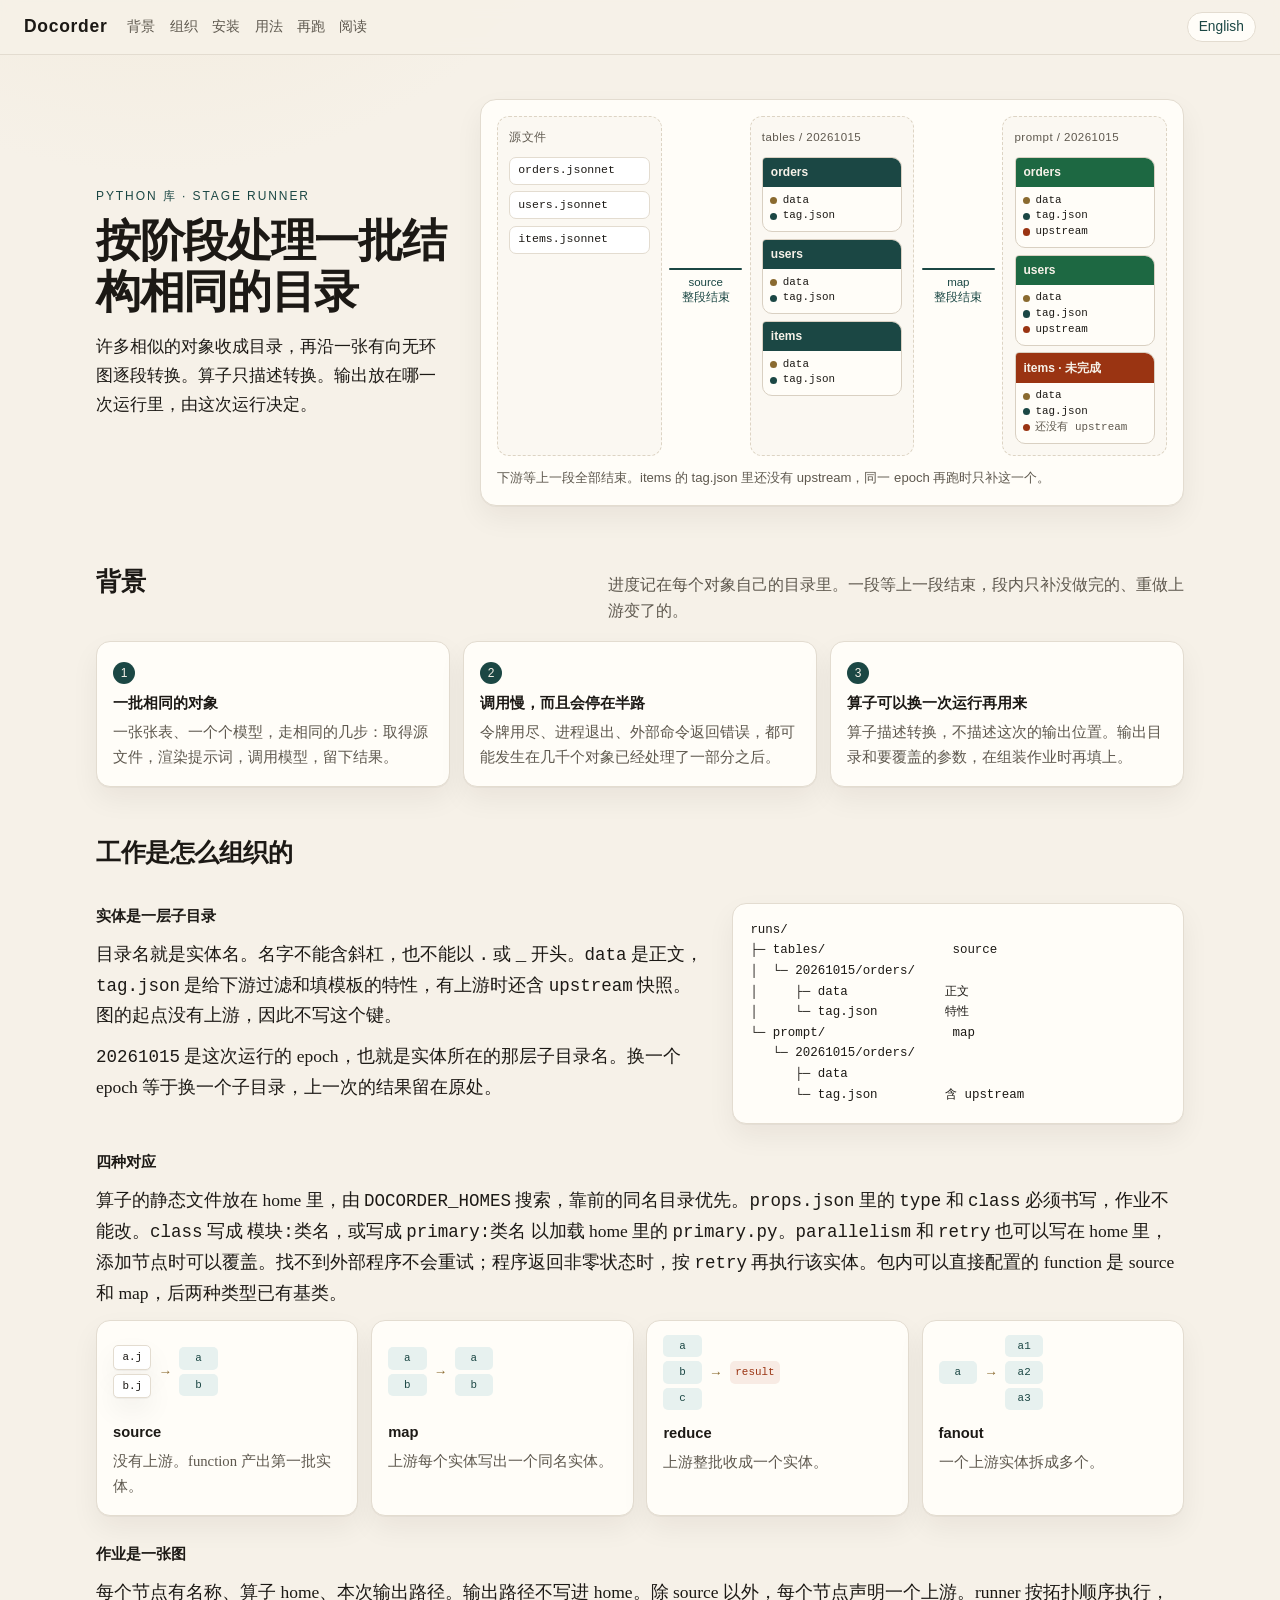
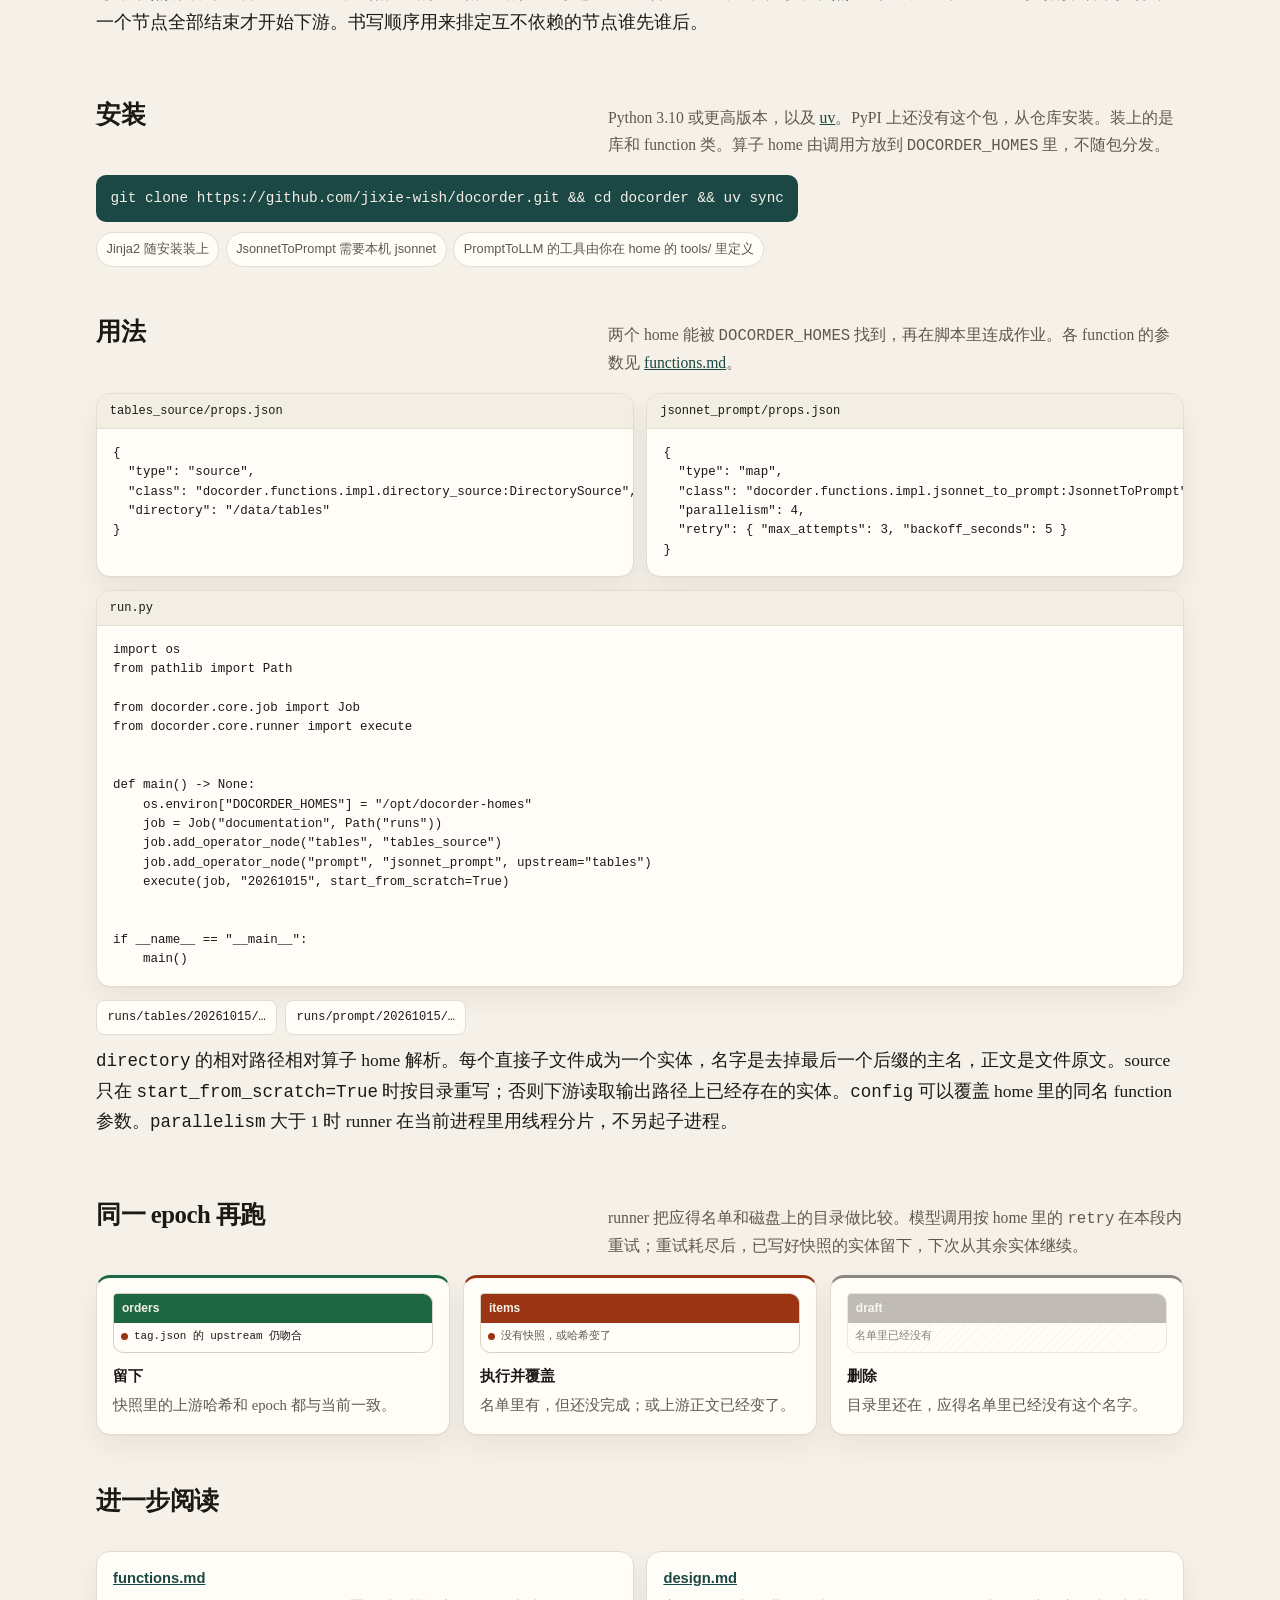
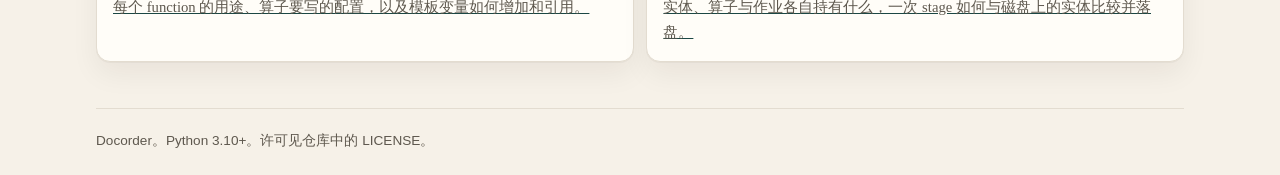
<file: docs/index.html>
<!DOCTYPE html>
<html lang="zh-CN">
<head>
  <meta charset="utf-8">
  <meta name="viewport" content="width=device-width, initial-scale=1">
  <title>Docorder</title>
  <link rel="stylesheet" href="intro.css">
</head>
<body>
  <div class="top">
    <a class="brand" href="#top">Docorder</a>
    <nav>
      <a href="#background">背景</a>
      <a href="#model">组织</a>
      <a href="#install">安装</a>
      <a href="#usage">用法</a>
      <a href="#again">再跑</a>
      <a href="#further">阅读</a>
    </nav>
    <a class="lang" href="index.en.html">English</a>
  </div>

  <header class="hero" id="top">
    <div>
      <p class="kicker">Python 库 · stage runner</p>
      <h1>按阶段处理一批结构相同的目录</h1>
      <p class="lead">许多相似的对象收成目录，再沿一张有向无环图逐段转换。算子只描述转换。输出放在哪一次运行里，由这次运行决定。</p>
    </div>
    <figure class="pipeline">
      <div class="pipe">
        <div class="pipe-col">
          <p class="pipe-label">源文件</p>
          <div class="stack">
            <span class="sheet">orders.jsonnet</span>
            <span class="sheet">users.jsonnet</span>
            <span class="sheet">items.jsonnet</span>
          </div>
        </div>
        <div class="gate" aria-hidden="true"><span>source<br>整段结束</span></div>
        <div class="pipe-col">
          <p class="pipe-label">tables / 20261015</p>
          <div class="stack">
            <article class="folder">
              <header>orders</header>
              <ul>
                <li><i class="dot"></i>data</li>
                <li><i class="dot tag"></i>tag.json</li>
              </ul>
            </article>
            <article class="folder">
              <header>users</header>
              <ul>
                <li><i class="dot"></i>data</li>
                <li><i class="dot tag"></i>tag.json</li>
              </ul>
            </article>
            <article class="folder">
              <header>items</header>
              <ul>
                <li><i class="dot"></i>data</li>
                <li><i class="dot tag"></i>tag.json</li>
              </ul>
            </article>
          </div>
        </div>
        <div class="gate" aria-hidden="true"><span>map<br>整段结束</span></div>
        <div class="pipe-col">
          <p class="pipe-label">prompt / 20261015</p>
          <div class="stack">
            <article class="folder kept">
              <header>orders</header>
              <ul>
                <li><i class="dot"></i>data</li>
                <li><i class="dot tag"></i>tag.json</li>
                <li><i class="dot up"></i>upstream</li>
              </ul>
            </article>
            <article class="folder kept">
              <header>users</header>
              <ul>
                <li><i class="dot"></i>data</li>
                <li><i class="dot tag"></i>tag.json</li>
                <li><i class="dot up"></i>upstream</li>
              </ul>
            </article>
            <article class="folder pending">
              <header>items · 未完成</header>
              <ul>
                <li><i class="dot"></i>data</li>
                <li><i class="dot tag"></i>tag.json</li>
                <li class="absent"><i class="dot up"></i>还没有 upstream</li>
              </ul>
            </article>
          </div>
        </div>
      </div>
      <p class="caption">下游等上一段全部结束。items 的 tag.json 里还没有 upstream，同一 epoch 再跑时只补这一个。</p>
    </figure>
  </header>

  <main>
    <section class="section" id="background">
      <div class="section-head">
        <h2>背景</h2>
        <p>进度记在每个对象自己的目录里。一段等上一段结束，段内只补没做完的、重做上游变了的。</p>
      </div>
      <div class="cards">
        <article class="card">
          <span class="num">1</span>
          <strong>一批相同的对象</strong>
          <p>一张张表、一个个模型，走相同的几步：取得源文件，渲染提示词，调用模型，留下结果。</p>
        </article>
        <article class="card">
          <span class="num">2</span>
          <strong>调用慢，而且会停在半路</strong>
          <p>令牌用尽、进程退出、外部命令返回错误，都可能发生在几千个对象已经处理了一部分之后。</p>
        </article>
        <article class="card">
          <span class="num">3</span>
          <strong>算子可以换一次运行再用来</strong>
          <p>算子描述转换，不描述这次的输出位置。输出目录和要覆盖的参数，在组装作业时再填上。</p>
        </article>
      </div>
    </section>

    <section class="section" id="model">
      <div class="section-head">
        <h2>工作是怎么组织的</h2>
      </div>
      <div class="split">
        <div class="prose">
          <h3>实体是一层子目录</h3>
          <p>目录名就是实体名。名字不能含斜杠，也不能以 <code>.</code> 或 <code>_</code> 开头。<code>data</code> 是正文，<code>tag.json</code> 是给下游过滤和填模板的特性，有上游时还含 <code>upstream</code> 快照。图的起点没有上游，因此不写这个键。</p>
          <p><code>20261015</code> 是这次运行的 epoch，也就是实体所在的那层子目录名。换一个 epoch 等于换一个子目录，上一次的结果留在原处。</p>
        </div>
        <pre class="tree" aria-label="一次运行的目录">runs/
├─ tables/                 source
│  └─ 20261015/orders/
│     ├─ data             正文
│     └─ tag.json         特性
└─ prompt/                 map
   └─ 20261015/orders/
      ├─ data
      └─ tag.json         含 upstream</pre>
      </div>

      <h3 style="margin-top:1.6rem">四种对应</h3>
      <p>算子的静态文件放在 home 里，由 <code>DOCORDER_HOMES</code> 搜索，靠前的同名目录优先。<code>props.json</code> 里的 <code>type</code> 和 <code>class</code> 必须书写，作业不能改。<code>class</code> 写成 <code>模块:类名</code>，或写成 <code>primary:类名</code> 以加载 home 里的 <code>primary.py</code>。<code>parallelism</code> 和 <code>retry</code> 也可以写在 home 里，添加节点时可以覆盖。找不到外部程序不会重试；程序返回非零状态时，按 <code>retry</code> 再执行该实体。包内可以直接配置的 function 是 source 和 map，后两种类型已有基类。</p>
      <div class="types">
        <article class="type">
          <div class="mini" aria-hidden="true">
            <div class="col"><b class="file">a.j</b><b class="file">b.j</b></div>
            <i>→</i>
            <div class="col"><b>a</b><b>b</b></div>
          </div>
          <strong>source</strong>
          <p>没有上游。function 产出第一批实体。</p>
        </article>
        <article class="type">
          <div class="mini" aria-hidden="true">
            <div class="col"><b>a</b><b>b</b></div>
            <i>→</i>
            <div class="col"><b>a</b><b>b</b></div>
          </div>
          <strong>map</strong>
          <p>上游每个实体写出一个同名实体。</p>
        </article>
        <article class="type">
          <div class="mini" aria-hidden="true">
            <div class="col"><b>a</b><b>b</b><b>c</b></div>
            <i>→</i>
            <div class="col"><b class="one">result</b></div>
          </div>
          <strong>reduce</strong>
          <p>上游整批收成一个实体。</p>
        </article>
        <article class="type">
          <div class="mini" aria-hidden="true">
            <div class="col"><b>a</b></div>
            <i>→</i>
            <div class="col"><b>a1</b><b>a2</b><b>a3</b></div>
          </div>
          <strong>fanout</strong>
          <p>一个上游实体拆成多个。</p>
        </article>
      </div>

      <h3 style="margin-top:1.6rem">作业是一张图</h3>
      <p>每个节点有名称、算子 home、本次输出路径。输出路径不写进 home。除 source 以外，每个节点声明一个上游。runner 按拓扑顺序执行，一个节点全部结束才开始下游。书写顺序用来排定互不依赖的节点谁先谁后。</p>
    </section>

    <section class="section" id="install">
      <div class="section-head">
        <h2>安装</h2>
        <p>Python 3.10 或更高版本，以及 <a href="https://docs.astral.sh/uv/">uv</a>。PyPI 上还没有这个包，从仓库安装。装上的是库和 function 类。算子 home 由调用方放到 <code>DOCORDER_HOMES</code> 里，不随包分发。</p>
      </div>
      <div class="install">
        <p class="cmd">git clone https://github.com/jixie-wish/docorder.git &amp;&amp; cd docorder &amp;&amp; uv sync</p>
        <div class="pills">
          <span>Jinja2 随安装装上</span>
          <span>JsonnetToPrompt 需要本机 jsonnet</span>
          <span>PromptToLLM 的工具由你在 home 的 tools/ 里定义</span>
        </div>
      </div>
    </section>

    <section class="section" id="usage">
      <div class="section-head">
        <h2>用法</h2>
        <p>两个 home 能被 <code>DOCORDER_HOMES</code> 找到，再在脚本里连成作业。各 function 的参数见 <a href="functions.md">functions.md</a>。</p>
      </div>
      <div class="files">
        <figure class="file">
          <figcaption>tables_source/props.json</figcaption>
          <pre>{
  "type": "source",
  "class": "docorder.functions.impl.directory_source:DirectorySource",
  "directory": "/data/tables"
}</pre>
        </figure>
        <figure class="file">
          <figcaption>jsonnet_prompt/props.json</figcaption>
          <pre>{
  "type": "map",
  "class": "docorder.functions.impl.jsonnet_to_prompt:JsonnetToPrompt",
  "parallelism": 4,
  "retry": { "max_attempts": 3, "backoff_seconds": 5 }
}</pre>
        </figure>
        <figure class="file wide">
          <figcaption>run.py</figcaption>
          <pre>import os
from pathlib import Path

from docorder.core.job import Job
from docorder.core.runner import execute


def main() -> None:
    os.environ["DOCORDER_HOMES"] = "/opt/docorder-homes"
    job = Job("documentation", Path("runs"))
    job.add_operator_node("tables", "tables_source")
    job.add_operator_node("prompt", "jsonnet_prompt", upstream="tables")
    execute(job, "20261015", start_from_scratch=True)


if __name__ == "__main__":
    main()</pre>
        </figure>
      </div>
      <div class="pathline">
        <span>runs/tables/20261015/…</span>
        <span>runs/prompt/20261015/…</span>
      </div>
      <p><code>directory</code> 的相对路径相对算子 home 解析。每个直接子文件成为一个实体，名字是去掉最后一个后缀的主名，正文是文件原文。source 只在 <code>start_from_scratch=True</code> 时按目录重写；否则下游读取输出路径上已经存在的实体。<code>config</code> 可以覆盖 home 里的同名 function 参数。<code>parallelism</code> 大于 1 时 runner 在当前进程里用线程分片，不另起子进程。</p>
    </section>

    <section class="section" id="again">
      <div class="section-head">
        <h2>同一 epoch 再跑</h2>
        <p>runner 把应得名单和磁盘上的目录做比较。模型调用按 home 里的 <code>retry</code> 在本段内重试；重试耗尽后，已写好快照的实体留下，下次从其余实体继续。</p>
      </div>
      <div class="states">
        <article class="state keep">
          <article class="folder kept">
            <header>orders</header>
            <ul><li><i class="dot up"></i>tag.json 的 upstream 仍吻合</li></ul>
          </article>
          <strong style="margin-top:0.7rem">留下</strong>
          <p>快照里的上游哈希和 epoch 都与当前一致。</p>
        </article>
        <article class="state run">
          <article class="folder pending">
            <header>items</header>
            <ul><li class="absent"><i class="dot up"></i>没有快照，或哈希变了</li></ul>
          </article>
          <strong style="margin-top:0.7rem">执行并覆盖</strong>
          <p>名单里有，但还没完成；或上游正文已经变了。</p>
        </article>
        <article class="state drop">
          <article class="folder gone">
            <header>draft</header>
            <ul><li>名单里已经没有</li></ul>
          </article>
          <strong style="margin-top:0.7rem">删除</strong>
          <p>目录里还在，应得名单里已经没有这个名字。</p>
        </article>
      </div>
    </section>

    <section class="section" id="further">
      <div class="section-head">
        <h2>进一步阅读</h2>
      </div>
      <div class="reads">
        <a class="read" href="functions.md">
          <strong>functions.md</strong>
          <p>每个 function 的用途、算子要写的配置，以及模板变量如何增加和引用。</p>
        </a>
        <a class="read" href="design.md">
          <strong>design.md</strong>
          <p>实体、算子与作业各自持有什么，一次 stage 如何与磁盘上的实体比较并落盘。</p>
        </a>
      </div>
    </section>
  </main>
  <footer>Docorder。Python 3.10+。许可见仓库中的 LICENSE。</footer>
</body>
</html>
</file>
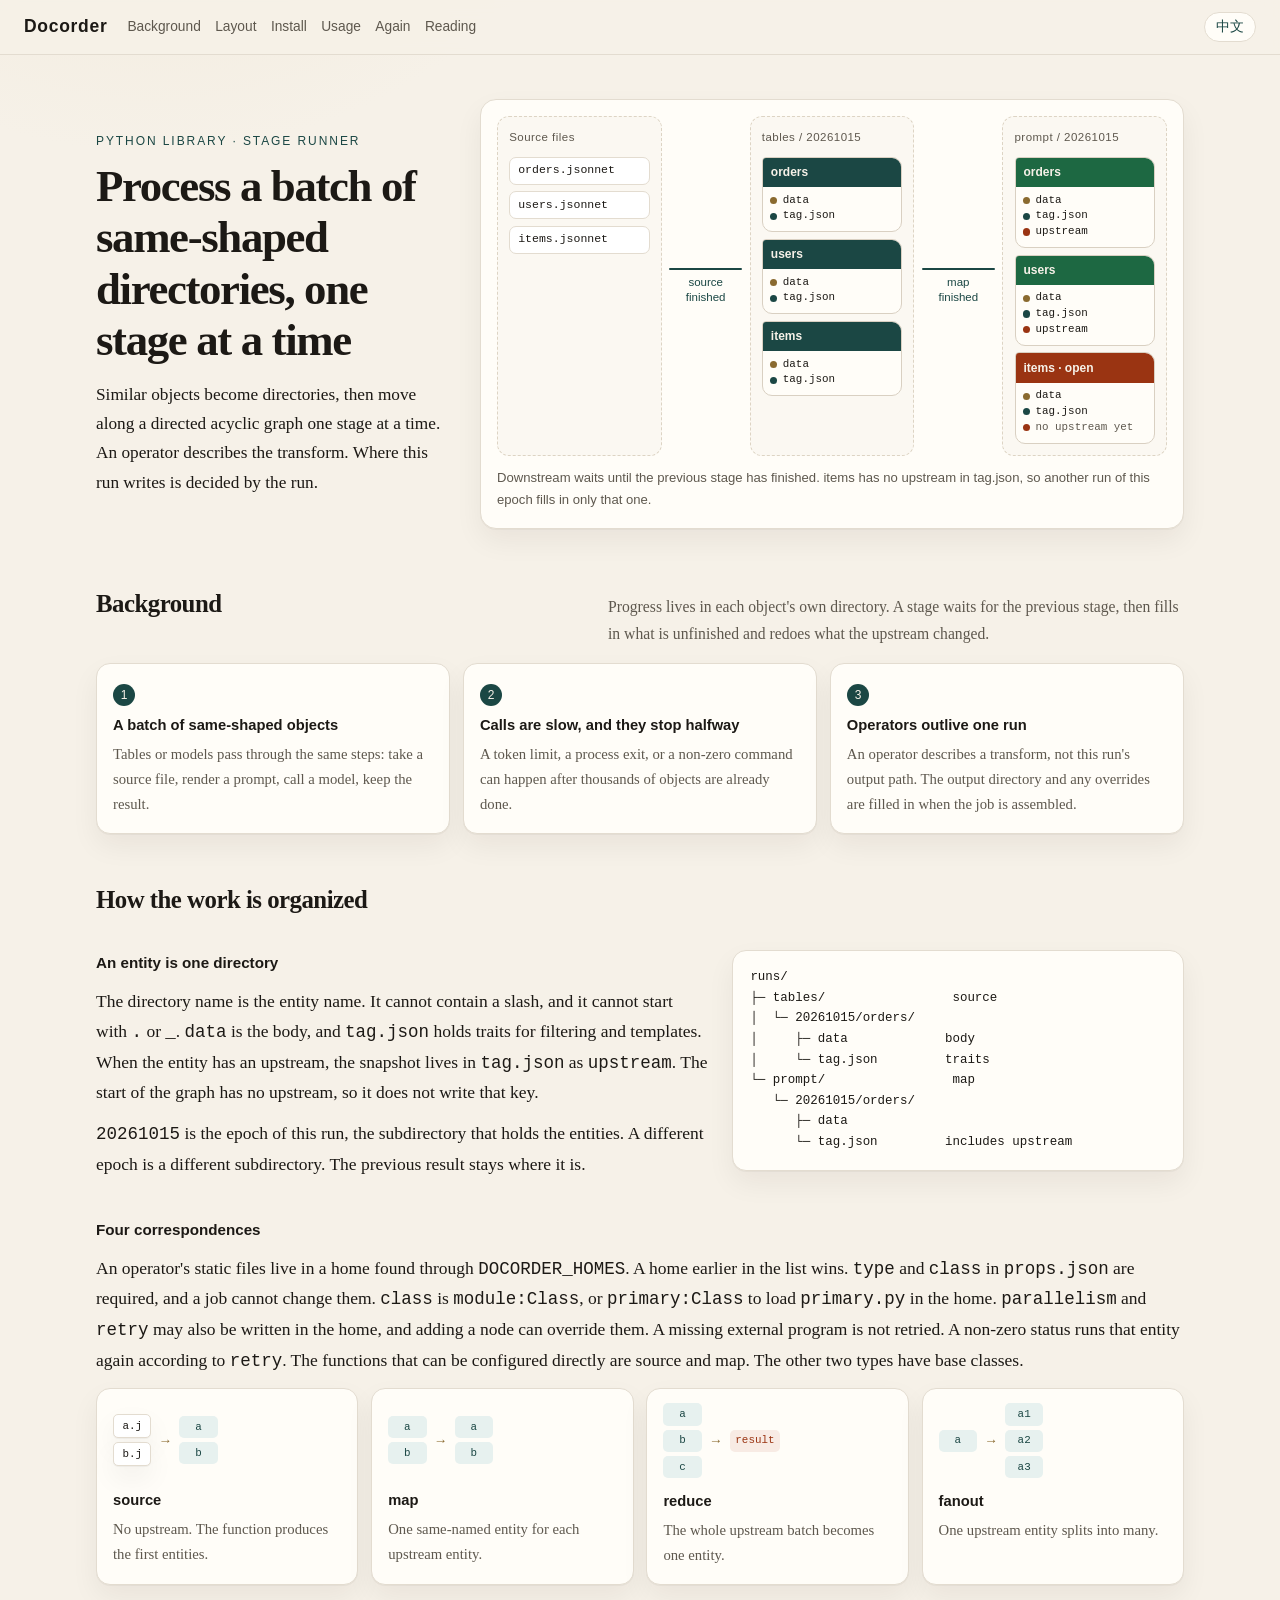
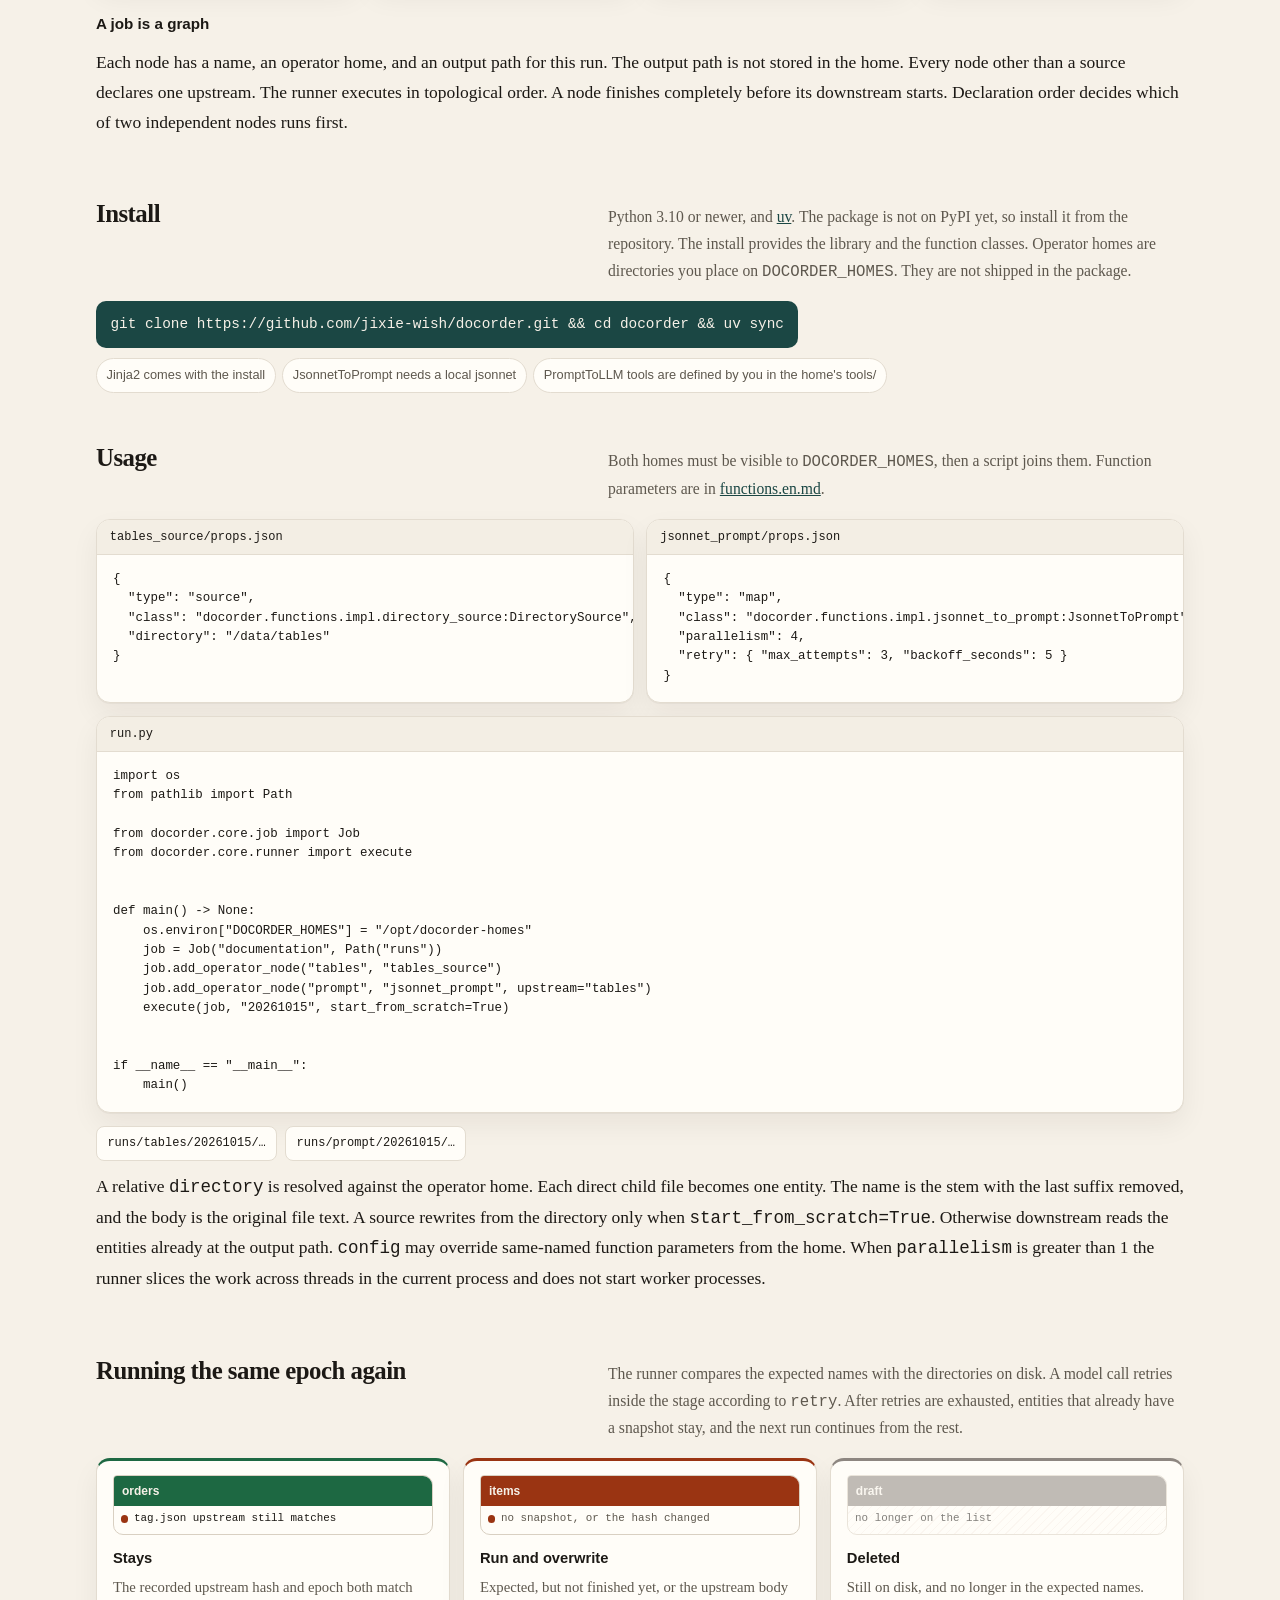
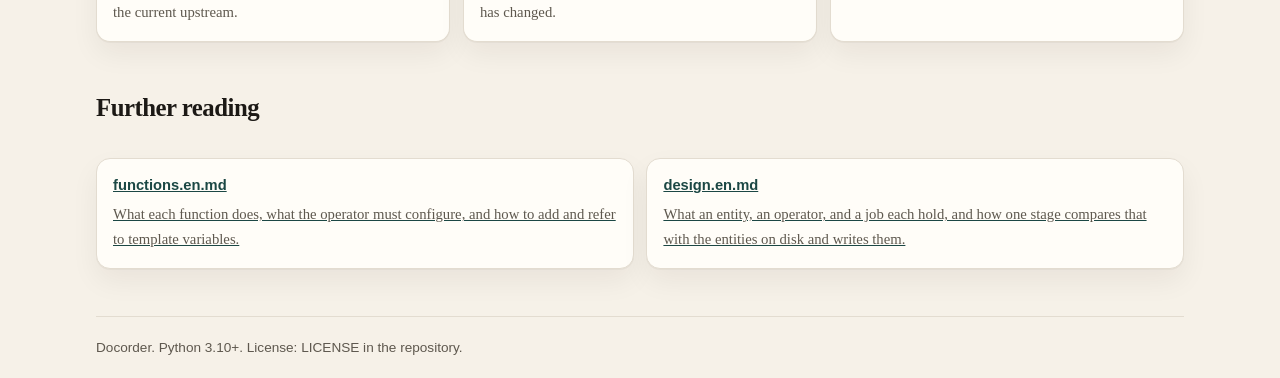
<file: docs/index.en.html>
<!DOCTYPE html>
<html lang="en">
<head>
  <meta charset="utf-8">
  <meta name="viewport" content="width=device-width, initial-scale=1">
  <title>Docorder</title>
  <link rel="stylesheet" href="intro.css">
</head>
<body>
  <div class="top">
    <a class="brand" href="#top">Docorder</a>
    <nav>
      <a href="#background">Background</a>
      <a href="#model">Layout</a>
      <a href="#install">Install</a>
      <a href="#usage">Usage</a>
      <a href="#again">Again</a>
      <a href="#further">Reading</a>
    </nav>
    <a class="lang" href="index.html">中文</a>
  </div>

  <header class="hero" id="top">
    <div>
      <p class="kicker">Python library · stage runner</p>
      <h1>Process a batch of same-shaped directories, one stage at a time</h1>
      <p class="lead">Similar objects become directories, then move along a directed acyclic graph one stage at a time. An operator describes the transform. Where this run writes is decided by the run.</p>
    </div>
    <figure class="pipeline">
      <div class="pipe">
        <div class="pipe-col">
          <p class="pipe-label">Source files</p>
          <div class="stack">
            <span class="sheet">orders.jsonnet</span>
            <span class="sheet">users.jsonnet</span>
            <span class="sheet">items.jsonnet</span>
          </div>
        </div>
        <div class="gate" aria-hidden="true"><span>source<br>finished</span></div>
        <div class="pipe-col">
          <p class="pipe-label">tables / 20261015</p>
          <div class="stack">
            <article class="folder">
              <header>orders</header>
              <ul>
                <li><i class="dot"></i>data</li>
                <li><i class="dot tag"></i>tag.json</li>
              </ul>
            </article>
            <article class="folder">
              <header>users</header>
              <ul>
                <li><i class="dot"></i>data</li>
                <li><i class="dot tag"></i>tag.json</li>
              </ul>
            </article>
            <article class="folder">
              <header>items</header>
              <ul>
                <li><i class="dot"></i>data</li>
                <li><i class="dot tag"></i>tag.json</li>
              </ul>
            </article>
          </div>
        </div>
        <div class="gate" aria-hidden="true"><span>map<br>finished</span></div>
        <div class="pipe-col">
          <p class="pipe-label">prompt / 20261015</p>
          <div class="stack">
            <article class="folder kept">
              <header>orders</header>
              <ul>
                <li><i class="dot"></i>data</li>
                <li><i class="dot tag"></i>tag.json</li>
                <li><i class="dot up"></i>upstream</li>
              </ul>
            </article>
            <article class="folder kept">
              <header>users</header>
              <ul>
                <li><i class="dot"></i>data</li>
                <li><i class="dot tag"></i>tag.json</li>
                <li><i class="dot up"></i>upstream</li>
              </ul>
            </article>
            <article class="folder pending">
              <header>items · open</header>
              <ul>
                <li><i class="dot"></i>data</li>
                <li><i class="dot tag"></i>tag.json</li>
                <li class="absent"><i class="dot up"></i>no upstream yet</li>
              </ul>
            </article>
          </div>
        </div>
      </div>
      <p class="caption">Downstream waits until the previous stage has finished. items has no upstream in tag.json, so another run of this epoch fills in only that one.</p>
    </figure>
  </header>

  <main>
    <section class="section" id="background">
      <div class="section-head">
        <h2>Background</h2>
        <p>Progress lives in each object's own directory. A stage waits for the previous stage, then fills in what is unfinished and redoes what the upstream changed.</p>
      </div>
      <div class="cards">
        <article class="card">
          <span class="num">1</span>
          <strong>A batch of same-shaped objects</strong>
          <p>Tables or models pass through the same steps: take a source file, render a prompt, call a model, keep the result.</p>
        </article>
        <article class="card">
          <span class="num">2</span>
          <strong>Calls are slow, and they stop halfway</strong>
          <p>A token limit, a process exit, or a non-zero command can happen after thousands of objects are already done.</p>
        </article>
        <article class="card">
          <span class="num">3</span>
          <strong>Operators outlive one run</strong>
          <p>An operator describes a transform, not this run's output path. The output directory and any overrides are filled in when the job is assembled.</p>
        </article>
      </div>
    </section>

    <section class="section" id="model">
      <div class="section-head">
        <h2>How the work is organized</h2>
      </div>
      <div class="split">
        <div class="prose">
          <h3>An entity is one directory</h3>
          <p>The directory name is the entity name. It cannot contain a slash, and it cannot start with <code>.</code> or <code>_</code>. <code>data</code> is the body, and <code>tag.json</code> holds traits for filtering and templates. When the entity has an upstream, the snapshot lives in <code>tag.json</code> as <code>upstream</code>. The start of the graph has no upstream, so it does not write that key.</p>
          <p><code>20261015</code> is the epoch of this run, the subdirectory that holds the entities. A different epoch is a different subdirectory. The previous result stays where it is.</p>
        </div>
        <pre class="tree" aria-label="Directories of one run">runs/
├─ tables/                 source
│  └─ 20261015/orders/
│     ├─ data             body
│     └─ tag.json         traits
└─ prompt/                 map
   └─ 20261015/orders/
      ├─ data
      └─ tag.json         includes upstream</pre>
      </div>

      <h3 style="margin-top:1.6rem">Four correspondences</h3>
      <p>An operator's static files live in a home found through <code>DOCORDER_HOMES</code>. A home earlier in the list wins. <code>type</code> and <code>class</code> in <code>props.json</code> are required, and a job cannot change them. <code>class</code> is <code>module:Class</code>, or <code>primary:Class</code> to load <code>primary.py</code> in the home. <code>parallelism</code> and <code>retry</code> may also be written in the home, and adding a node can override them. A missing external program is not retried. A non-zero status runs that entity again according to <code>retry</code>. The functions that can be configured directly are source and map. The other two types have base classes.</p>
      <div class="types">
        <article class="type">
          <div class="mini" aria-hidden="true">
            <div class="col"><b class="file">a.j</b><b class="file">b.j</b></div>
            <i>→</i>
            <div class="col"><b>a</b><b>b</b></div>
          </div>
          <strong>source</strong>
          <p>No upstream. The function produces the first entities.</p>
        </article>
        <article class="type">
          <div class="mini" aria-hidden="true">
            <div class="col"><b>a</b><b>b</b></div>
            <i>→</i>
            <div class="col"><b>a</b><b>b</b></div>
          </div>
          <strong>map</strong>
          <p>One same-named entity for each upstream entity.</p>
        </article>
        <article class="type">
          <div class="mini" aria-hidden="true">
            <div class="col"><b>a</b><b>b</b><b>c</b></div>
            <i>→</i>
            <div class="col"><b class="one">result</b></div>
          </div>
          <strong>reduce</strong>
          <p>The whole upstream batch becomes one entity.</p>
        </article>
        <article class="type">
          <div class="mini" aria-hidden="true">
            <div class="col"><b>a</b></div>
            <i>→</i>
            <div class="col"><b>a1</b><b>a2</b><b>a3</b></div>
          </div>
          <strong>fanout</strong>
          <p>One upstream entity splits into many.</p>
        </article>
      </div>

      <h3 style="margin-top:1.6rem">A job is a graph</h3>
      <p>Each node has a name, an operator home, and an output path for this run. The output path is not stored in the home. Every node other than a source declares one upstream. The runner executes in topological order. A node finishes completely before its downstream starts. Declaration order decides which of two independent nodes runs first.</p>
    </section>

    <section class="section" id="install">
      <div class="section-head">
        <h2>Install</h2>
        <p>Python 3.10 or newer, and <a href="https://docs.astral.sh/uv/">uv</a>. The package is not on PyPI yet, so install it from the repository. The install provides the library and the function classes. Operator homes are directories you place on <code>DOCORDER_HOMES</code>. They are not shipped in the package.</p>
      </div>
      <div class="install">
        <p class="cmd">git clone https://github.com/jixie-wish/docorder.git &amp;&amp; cd docorder &amp;&amp; uv sync</p>
        <div class="pills">
          <span>Jinja2 comes with the install</span>
          <span>JsonnetToPrompt needs a local jsonnet</span>
          <span>PromptToLLM tools are defined by you in the home's tools/</span>
        </div>
      </div>
    </section>

    <section class="section" id="usage">
      <div class="section-head">
        <h2>Usage</h2>
        <p>Both homes must be visible to <code>DOCORDER_HOMES</code>, then a script joins them. Function parameters are in <a href="functions.en.md">functions.en.md</a>.</p>
      </div>
      <div class="files">
        <figure class="file">
          <figcaption>tables_source/props.json</figcaption>
          <pre>{
  "type": "source",
  "class": "docorder.functions.impl.directory_source:DirectorySource",
  "directory": "/data/tables"
}</pre>
        </figure>
        <figure class="file">
          <figcaption>jsonnet_prompt/props.json</figcaption>
          <pre>{
  "type": "map",
  "class": "docorder.functions.impl.jsonnet_to_prompt:JsonnetToPrompt",
  "parallelism": 4,
  "retry": { "max_attempts": 3, "backoff_seconds": 5 }
}</pre>
        </figure>
        <figure class="file wide">
          <figcaption>run.py</figcaption>
          <pre>import os
from pathlib import Path

from docorder.core.job import Job
from docorder.core.runner import execute


def main() -> None:
    os.environ["DOCORDER_HOMES"] = "/opt/docorder-homes"
    job = Job("documentation", Path("runs"))
    job.add_operator_node("tables", "tables_source")
    job.add_operator_node("prompt", "jsonnet_prompt", upstream="tables")
    execute(job, "20261015", start_from_scratch=True)


if __name__ == "__main__":
    main()</pre>
        </figure>
      </div>
      <div class="pathline">
        <span>runs/tables/20261015/…</span>
        <span>runs/prompt/20261015/…</span>
      </div>
      <p>A relative <code>directory</code> is resolved against the operator home. Each direct child file becomes one entity. The name is the stem with the last suffix removed, and the body is the original file text. A source rewrites from the directory only when <code>start_from_scratch=True</code>. Otherwise downstream reads the entities already at the output path. <code>config</code> may override same-named function parameters from the home. When <code>parallelism</code> is greater than 1 the runner slices the work across threads in the current process and does not start worker processes.</p>
    </section>

    <section class="section" id="again">
      <div class="section-head">
        <h2>Running the same epoch again</h2>
        <p>The runner compares the expected names with the directories on disk. A model call retries inside the stage according to <code>retry</code>. After retries are exhausted, entities that already have a snapshot stay, and the next run continues from the rest.</p>
      </div>
      <div class="states">
        <article class="state keep">
          <article class="folder kept">
            <header>orders</header>
            <ul><li><i class="dot up"></i>tag.json upstream still matches</li></ul>
          </article>
          <strong style="margin-top:0.7rem">Stays</strong>
          <p>The recorded upstream hash and epoch both match the current upstream.</p>
        </article>
        <article class="state run">
          <article class="folder pending">
            <header>items</header>
            <ul><li class="absent"><i class="dot up"></i>no snapshot, or the hash changed</li></ul>
          </article>
          <strong style="margin-top:0.7rem">Run and overwrite</strong>
          <p>Expected, but not finished yet, or the upstream body has changed.</p>
        </article>
        <article class="state drop">
          <article class="folder gone">
            <header>draft</header>
            <ul><li>no longer on the list</li></ul>
          </article>
          <strong style="margin-top:0.7rem">Deleted</strong>
          <p>Still on disk, and no longer in the expected names.</p>
        </article>
      </div>
    </section>

    <section class="section" id="further">
      <div class="section-head">
        <h2>Further reading</h2>
      </div>
      <div class="reads">
        <a class="read" href="functions.en.md">
          <strong>functions.en.md</strong>
          <p>What each function does, what the operator must configure, and how to add and refer to template variables.</p>
        </a>
        <a class="read" href="design.en.md">
          <strong>design.en.md</strong>
          <p>What an entity, an operator, and a job each hold, and how one stage compares that with the entities on disk and writes them.</p>
        </a>
      </div>
    </section>
  </main>
  <footer>Docorder. Python 3.10+. License: LICENSE in the repository.</footer>
</body>
</html>
</file>
<file: docs/intro.css>
:root {
  --ink: #1c1915;
  --muted: #5e584e;
  --line: #e3dcd0;
  --paper: #f6f1e8;
  --panel: #fffdf8;
  --teal: #1b4744;
  --teal-soft: #e7f1ef;
  --clay: #9a3412;
  --clay-soft: #f8ebe4;
  --moss: #1d6842;
  --moss-soft: #e6f3eb;
  --gold: #8a6a2f;
  --shadow: 0 1px 0 rgba(28, 25, 21, 0.04), 0 12px 28px rgba(28, 25, 21, 0.06);
  --sans: "Avenir Next", "PingFang SC", "Noto Sans SC", "Segoe UI", sans-serif;
  --serif: "Iowan Old Style", Palatino, "Songti SC", "Noto Serif SC", serif;
  --mono: "IBM Plex Mono", "SFMono-Regular", ui-monospace, Menlo, Consolas, monospace;
}

* { box-sizing: border-box; }
html { scroll-behavior: smooth; }
body {
  margin: 0;
  color: var(--ink);
  background:
    radial-gradient(circle at 12% -10%, #efe6d4 0, transparent 32rem),
    var(--paper);
  font-family: var(--serif);
  font-size: 17.5px;
  line-height: 1.7;
}

a { color: var(--teal); }
code, .mono { font-family: var(--mono); }

.top {
  position: sticky;
  top: 0;
  z-index: 2;
  display: flex;
  align-items: center;
  gap: 1.25rem;
  padding: 0.75rem 1.5rem;
  background: rgba(246, 241, 232, 0.92);
  border-bottom: 1px solid var(--line);
  backdrop-filter: blur(8px);
  font-family: var(--sans);
}
.brand {
  color: var(--ink);
  font-weight: 650;
  letter-spacing: 0.04em;
  text-decoration: none;
}
.top nav {
  display: flex;
  flex-wrap: wrap;
  gap: 0.35rem 0.9rem;
  font-size: 0.86rem;
}
.top nav a { color: var(--muted); text-decoration: none; }
.top nav a:hover { color: var(--ink); }
.lang {
  margin-left: auto;
  color: var(--teal);
  font-size: 0.86rem;
  text-decoration: none;
  border: 1px solid var(--line);
  border-radius: 999px;
  padding: 0.15rem 0.7rem;
  background: var(--panel);
}

.hero, main, footer {
  width: min(68rem, calc(100% - 2rem));
  margin-inline: auto;
}
.hero {
  display: grid;
  grid-template-columns: minmax(16rem, 22rem) 1fr;
  gap: 2rem;
  align-items: center;
  padding: 2.75rem 0 1rem;
}
.kicker {
  margin: 0 0 0.6rem;
  color: var(--teal);
  font-family: var(--sans);
  font-size: 0.75rem;
  letter-spacing: 0.16em;
  text-transform: uppercase;
}
h1 {
  margin: 0 0 0.8rem;
  font-size: clamp(2rem, 4vw, 2.8rem);
  font-weight: 600;
  letter-spacing: -0.03em;
  line-height: 1.15;
}
.lead { margin: 0; font-size: 1.08rem; }

h2 {
  margin: 0 0 0.8rem;
  font-size: 1.55rem;
  font-weight: 600;
  letter-spacing: -0.02em;
}
h3 {
  margin: 0 0 0.35rem;
  font-family: var(--sans);
  font-size: 0.95rem;
  font-weight: 650;
}
p { margin: 0.7rem 0; }
.section { padding: 2.4rem 0 0.4rem; }
.section-head {
  display: flex;
  align-items: baseline;
  justify-content: space-between;
  gap: 1rem;
  margin-bottom: 1rem;
}
.section-head p {
  margin: 0;
  max-width: 36rem;
  color: var(--muted);
  font-size: 0.98rem;
}

.pipeline {
  margin: 0;
  padding: 1rem;
  background: var(--panel);
  border: 1px solid var(--line);
  border-radius: 16px;
  box-shadow: var(--shadow);
}
.pipe {
  display: grid;
  grid-template-columns: 1fr 4.6rem 1fr 4.6rem 1fr;
  gap: 0.45rem;
  align-items: stretch;
}
.pipe-col {
  min-width: 0;
  padding: 0.7rem;
  background: #fbf8f2;
  border: 1px dashed #ddd4c4;
  border-radius: 12px;
}
.pipe-label {
  margin: 0 0 0.55rem;
  color: var(--muted);
  font-family: var(--sans);
  font-size: 0.72rem;
  letter-spacing: 0.04em;
}
.stack { display: grid; gap: 0.4rem; }
.sheet, .chip {
  display: block;
  padding: 0.35rem 0.5rem;
  border-radius: 7px;
  font-family: var(--mono);
  font-size: 0.72rem;
  line-height: 1.3;
}
.sheet {
  background: #fff;
  border: 1px solid var(--line);
  color: var(--ink);
}
.gate {
  align-self: center;
  display: flex;
  flex-direction: column;
  align-items: center;
  justify-content: center;
  gap: 0.35rem;
  min-height: 4.5rem;
  color: var(--teal);
  font-family: var(--sans);
  font-size: 0.72rem;
  line-height: 1.25;
  text-align: center;
}
.gate::before {
  content: "";
  width: 100%;
  height: 2px;
  background: var(--teal);
  border-radius: 99px;
}
.gate span { display: block; }

.folder {
  background: var(--panel);
  border: 1px solid #d9d0c2;
  border-radius: 4px 10px 10px 10px;
  overflow: hidden;
}
.folder header {
  padding: 0.28rem 0.5rem;
  background: var(--teal);
  color: #f6f1e8;
  font-family: var(--sans);
  font-size: 0.75rem;
  font-weight: 650;
}
.folder ul {
  margin: 0;
  padding: 0.35rem 0.45rem 0.45rem;
  list-style: none;
}
.folder li {
  display: flex;
  align-items: center;
  gap: 0.35rem;
  font-family: var(--mono);
  font-size: 0.68rem;
  line-height: 1.45;
}
.folder li em {
  margin-left: auto;
  color: var(--muted);
  font-family: var(--sans);
  font-style: normal;
  font-size: 0.68rem;
}
.dot {
  width: 0.45rem;
  height: 0.45rem;
  border-radius: 99px;
  background: var(--gold);
  flex: none;
}
.dot.tag { background: var(--teal); }
.dot.up { background: var(--clay); }
.folder.pending header { background: var(--clay); }
.folder.kept header { background: var(--moss); }
.folder.gone {
  opacity: 0.55;
  background: repeating-linear-gradient(-45deg, transparent, transparent 5px, rgba(154, 52, 18, 0.06) 5px, rgba(154, 52, 18, 0.06) 6px);
}
.folder.gone header { background: #8d8680; }
.absent { color: var(--muted); }

.caption {
  margin: 0.7rem 0 0;
  color: var(--muted);
  font-family: var(--sans);
  font-size: 0.82rem;
}

.split {
  display: grid;
  grid-template-columns: 1.15fr 0.85fr;
  gap: 1.5rem;
  align-items: start;
}
.prose p:first-child { margin-top: 0; }

.cards, .types, .states, .reads {
  display: grid;
  gap: 0.8rem;
}
.cards { grid-template-columns: repeat(3, 1fr); }
.types { grid-template-columns: repeat(4, 1fr); }
.states { grid-template-columns: repeat(3, 1fr); }
.reads { grid-template-columns: 1fr 1fr; }

.card, .type, .state, .read {
  margin: 0;
  padding: 0.9rem 1rem 1rem;
  background: var(--panel);
  border: 1px solid var(--line);
  border-radius: 14px;
  box-shadow: var(--shadow);
}
.card strong, .type strong, .state strong, .read strong {
  display: block;
  margin-bottom: 0.25rem;
  font-family: var(--sans);
  font-size: 0.92rem;
}
.card p, .type p, .state p, .read p {
  margin: 0;
  color: var(--muted);
  font-size: 0.92rem;
}
.num {
  display: inline-grid;
  place-items: center;
  width: 1.4rem;
  height: 1.4rem;
  margin-bottom: 0.45rem;
  border-radius: 99px;
  background: var(--teal);
  color: #f6f1e8;
  font-family: var(--sans);
  font-size: 0.75rem;
}

.mini {
  display: flex;
  align-items: center;
  gap: 0.45rem;
  min-height: 4.6rem;
  margin-bottom: 0.7rem;
}
.mini .col { display: grid; gap: 0.25rem; }
.mini b {
  display: block;
  min-width: 2.4rem;
  padding: 0.12rem 0.35rem;
  border-radius: 5px;
  background: var(--teal-soft);
  color: var(--teal);
  font-family: var(--mono);
  font-size: 0.68rem;
  font-weight: 500;
  text-align: center;
}
.mini b.file { background: #fff; border: 1px solid var(--line); color: var(--ink); }
.mini b.one { background: var(--clay-soft); color: var(--clay); }
.mini i {
  color: var(--gold);
  font-family: var(--sans);
  font-size: 0.85rem;
  font-style: normal;
}

.tree {
  margin: 0;
  padding: 1rem 1.1rem 1.1rem;
  overflow-x: auto;
  background: var(--panel);
  border: 1px solid var(--line);
  border-radius: 14px;
  box-shadow: var(--shadow);
  font-family: var(--mono);
  font-size: 0.78rem;
  line-height: 1.65;
  white-space: pre;
}
.badge {
  margin-left: 0.35rem;
  padding: 0 0.35rem;
  border-radius: 99px;
  background: var(--teal-soft);
  color: var(--teal);
  font-family: var(--sans);
  font-size: 0.68rem;
}
.badge.hot { background: var(--clay-soft); color: var(--clay); }

.install {
  display: flex;
  flex-wrap: wrap;
  gap: 0.6rem;
  align-items: center;
}
.cmd {
  margin: 0;
  padding: 0.7rem 0.9rem;
  background: var(--teal);
  color: #f6f1e8;
  border-radius: 10px;
  font-family: var(--mono);
  font-size: 0.9rem;
}
.pills { display: flex; flex-wrap: wrap; gap: 0.4rem; }
.pills span {
  padding: 0.35rem 0.6rem;
  border: 1px solid var(--line);
  border-radius: 999px;
  background: var(--panel);
  font-family: var(--sans);
  font-size: 0.8rem;
  color: var(--muted);
}

.files {
  display: grid;
  grid-template-columns: 1fr 1fr;
  gap: 0.8rem;
}
.file {
  margin: 0;
  background: var(--panel);
  border: 1px solid var(--line);
  border-radius: 14px;
  overflow: hidden;
  box-shadow: var(--shadow);
}
.file figcaption {
  padding: 0.45rem 0.8rem;
  background: #f3eee4;
  border-bottom: 1px solid var(--line);
  font-family: var(--mono);
  font-size: 0.75rem;
}
.file.wide { grid-column: 1 / -1; }
pre {
  margin: 0;
  padding: 0.9rem 1rem 1rem;
  overflow-x: auto;
  font-family: var(--mono);
  font-size: 0.78rem;
  line-height: 1.55;
}
.pathline {
  display: flex;
  flex-wrap: wrap;
  gap: 0.5rem;
  margin-top: 0.8rem;
}
.pathline span {
  padding: 0.4rem 0.65rem;
  border-radius: 8px;
  background: var(--panel);
  border: 1px solid var(--line);
  font-family: var(--mono);
  font-size: 0.75rem;
}

.state.keep { border-top: 3px solid var(--moss); }
.state.run { border-top: 3px solid var(--clay); }
.state.drop { border-top: 3px solid #8d8680; }

footer {
  margin-top: 2.5rem;
  padding: 1.2rem 0 2rem;
  border-top: 1px solid var(--line);
  color: var(--muted);
  font-family: var(--sans);
  font-size: 0.85rem;
}

@media (max-width: 980px) {
  .hero, .split, .cards, .types, .states, .files, .reads { grid-template-columns: 1fr; }
  .pipe { grid-template-columns: 1fr; }
  .gate { flex-direction: row; min-height: 0; }
  .gate::before { width: 2rem; height: 2px; }
  .top { align-items: flex-start; flex-wrap: wrap; }
  .lang { margin-left: 0; }
}
</file>
